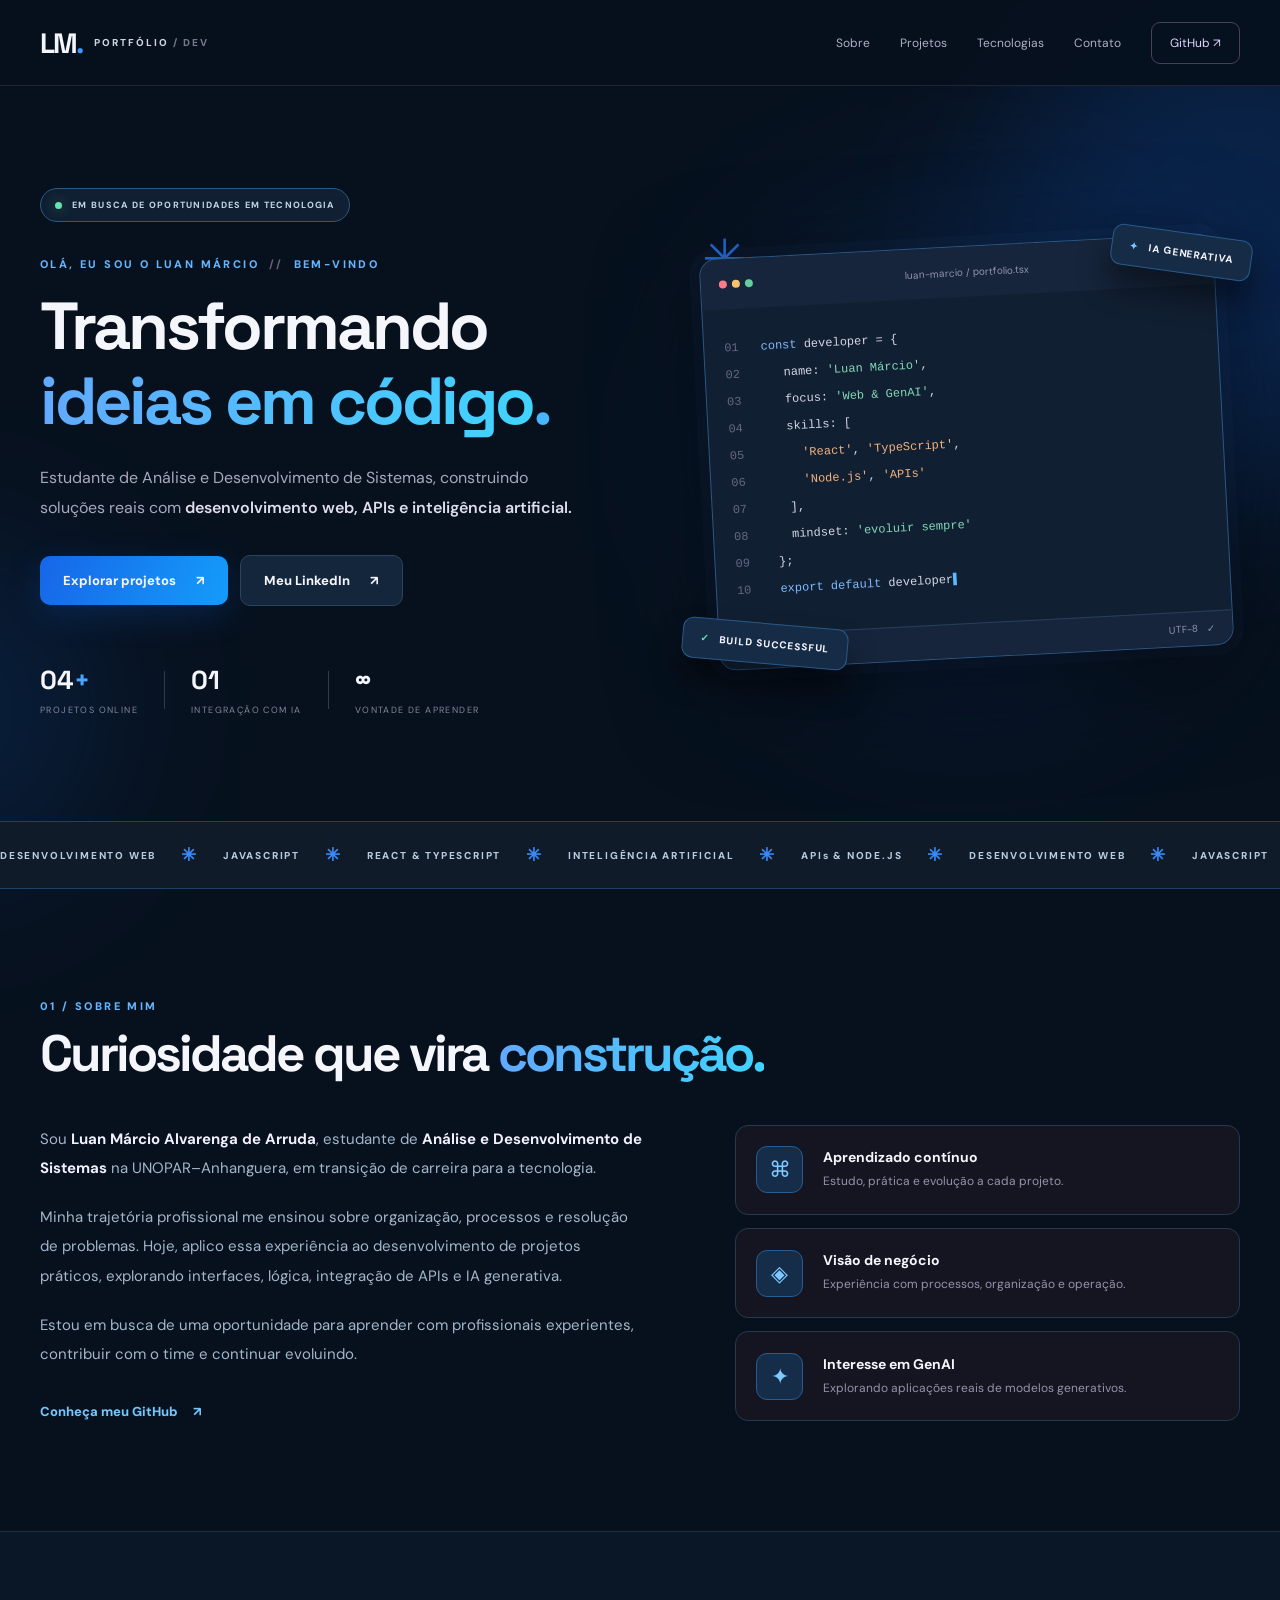
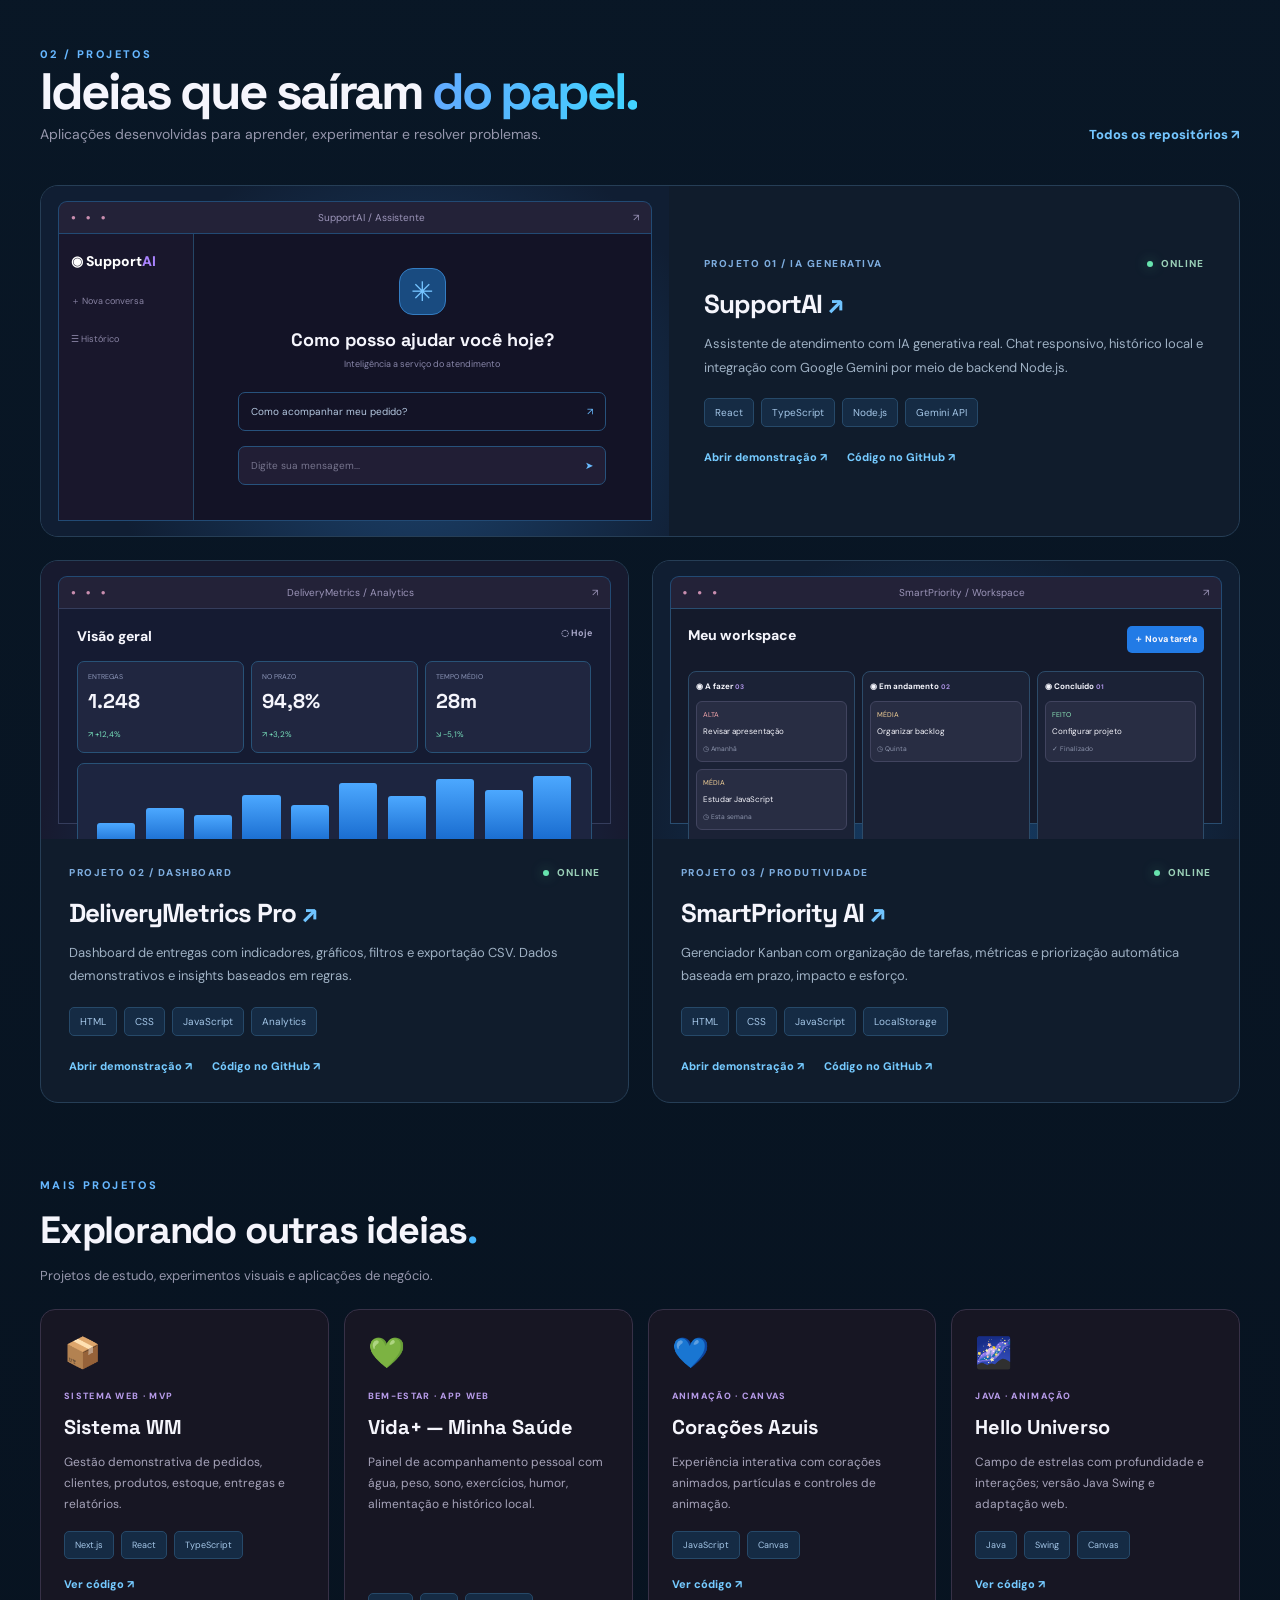
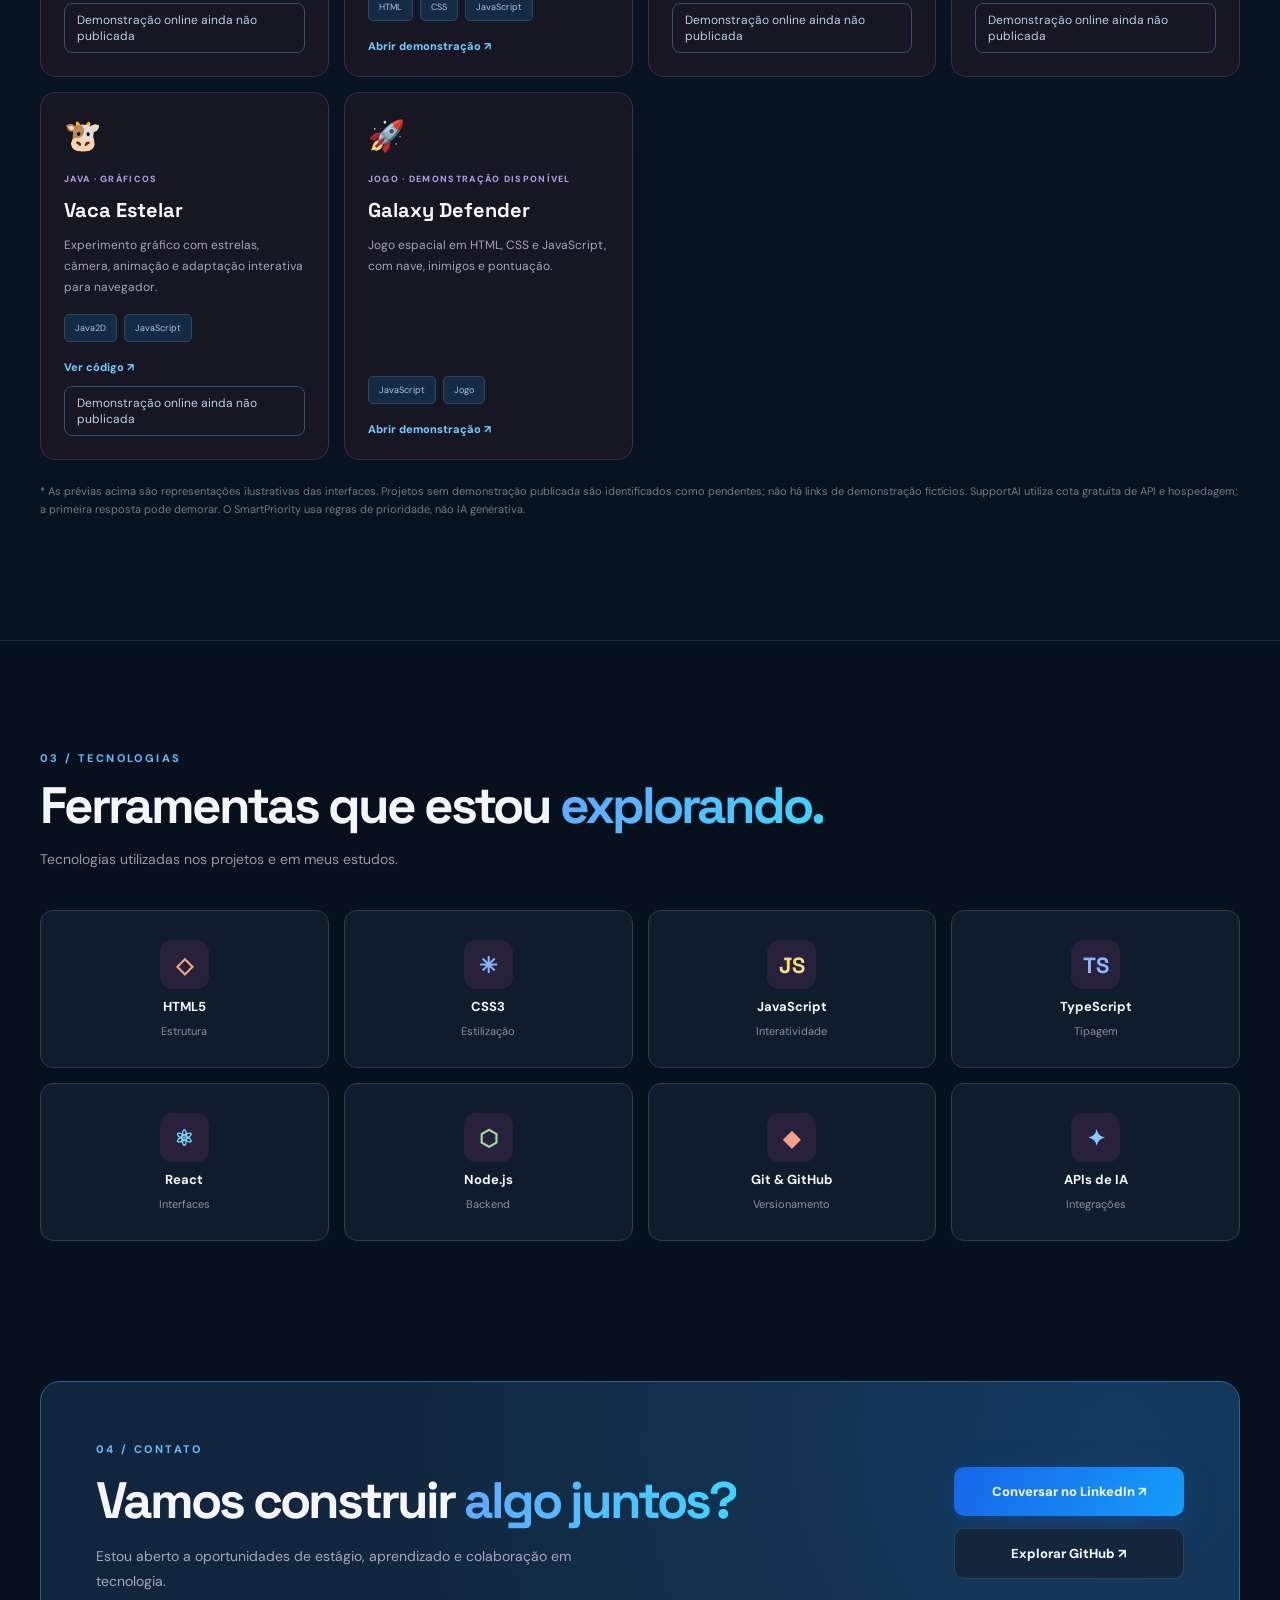
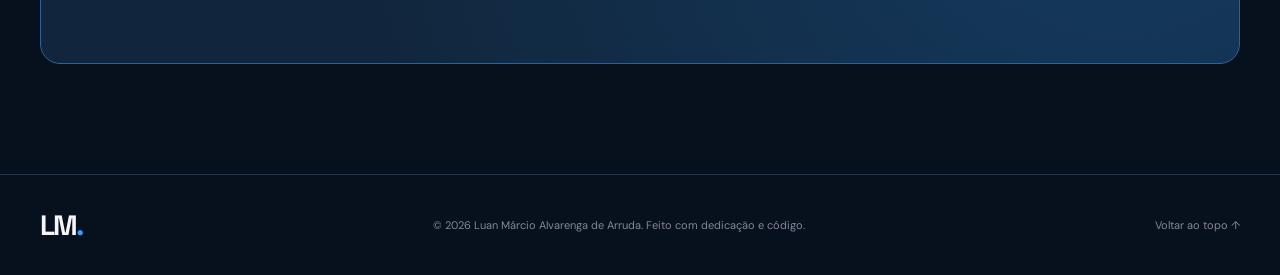
<file: index.html>
<!doctype html>
<html lang="pt-BR">
<head>
<meta charset="UTF-8"><meta name="viewport" content="width=device-width, initial-scale=1">
<meta name="theme-color" content="#090a10">
<meta name="description" content="Portfólio de Luan Márcio Alvarenga de Arruda — estudante de Análise e Desenvolvimento de Sistemas. Projetos em React, JavaScript, TypeScript e IA generativa.">
<meta property="og:title" content="Luan Márcio | Desenvolvedor em formação">
<meta property="og:description" content="Conheça meus projetos de desenvolvimento web, dashboards e IA generativa.">
<title>Luan Márcio | Portfólio de Tecnologia</title>
<link rel="preconnect" href="https://fonts.googleapis.com">
<link rel="preconnect" href="https://fonts.gstatic.com" crossorigin>
<link href="https://fonts.googleapis.com/css2?family=DM+Sans:wght@400;500;600;700;800&family=Space+Grotesk:wght@400;500;600;700&display=swap" rel="stylesheet">
<link rel="stylesheet" href="./styles.css">
</head>
<body>
<div class="ambient ambient-one" aria-hidden="true"></div><div class="ambient ambient-two" aria-hidden="true"></div>
<header class="site-header"><div class="container nav">
<a class="logo" href="#inicio" aria-label="Ir ao início"><span class="logo-mark">LM<span>.</span></span><span class="logo-label">PORTFÓLIO<span> / DEV</span></span></a>
<button class="mobile-menu" id="menuToggle" aria-expanded="false" aria-controls="navLinks" aria-label="Abrir menu">☰</button>
<nav id="navLinks" aria-label="Navegação principal">
<a href="#sobre">Sobre</a><a href="#projetos">Projetos</a><a href="#habilidades">Tecnologias</a><a href="#contato">Contato</a>
<a class="nav-github" href="https://github.com/luanmarcioalvarenga-DevCp" target="_blank" rel="noopener noreferrer">GitHub ↗</a>
</nav></div></header>
<main>
<section class="hero container" id="inicio">
<div class="hero-copy reveal">
<div class="available"><span class="live-dot"></span> EM BUSCA DE OPORTUNIDADES EM TECNOLOGIA</div>
<p class="eyebrow">OLÁ, EU SOU O LUAN MÁRCIO <span class="slash">//</span> BEM-VINDO</p>
<h1>Transformando<br><span class="gradient-text">ideias em código</span><span class="period">.</span></h1>
<p class="hero-sub">Estudante de Análise e Desenvolvimento de Sistemas, construindo soluções reais com <strong>desenvolvimento web, APIs e inteligência artificial.</strong></p>
<div class="hero-actions"><a class="btn btn-primary" href="#projetos">Explorar projetos <span>↗</span></a><a class="btn btn-outline" href="https://www.linkedin.com/in/luan-marcio-alvarenga-12450742b/" target="_blank" rel="noopener noreferrer">Meu LinkedIn <span>↗</span></a></div>
<div class="hero-bottom"><div class="mini-stat"><strong>04<span>+</span></strong><small>PROJETOS ONLINE</small></div><div class="stat-divider"></div><div class="mini-stat"><strong>01</strong><small>INTEGRAÇÃO COM IA</small></div><div class="stat-divider"></div><div class="mini-stat"><strong>∞</strong><small>VONTADE DE APRENDER</small></div></div>
</div>
<div class="hero-visual reveal" aria-label="Ilustração de editor de código">
<div class="visual-glow"></div>
<div class="floating-chip chip-one"><span>✦</span> IA GENERATIVA</div>
<div class="code-window"><div class="window-bar"><span class="dots"><i></i><i></i><i></i></span><span>luan-marcio / portfolio.tsx</span><span class="window-icon">⌘</span></div><div class="code-lines"><div><span class="line-no">01</span><span class="code-purple">const</span> developer = {</div><div><span class="line-no">02</span> &nbsp; name: <span class="code-green">'Luan Márcio'</span>,</div><div><span class="line-no">03</span> &nbsp; focus: <span class="code-green">'Web & GenAI'</span>,</div><div><span class="line-no">04</span> &nbsp; skills: [</div><div><span class="line-no">05</span> &nbsp; &nbsp; <span class="code-orange">'React'</span>, <span class="code-orange">'TypeScript'</span>,</div><div><span class="line-no">06</span> &nbsp; &nbsp; <span class="code-orange">'Node.js'</span>, <span class="code-orange">'APIs'</span></div><div><span class="line-no">07</span> &nbsp; ],</div><div><span class="line-no">08</span> &nbsp; mindset: <span class="code-green">'evoluir sempre'</span></div><div><span class="line-no">09</span> };</div><div><span class="line-no">10</span> <span class="code-purple">export default</span> developer<span class="cursor">▌</span></div></div><div class="window-bottom"><span>● TypeScript</span><span>UTF-8 &nbsp; ✓</span></div></div>
<div class="floating-chip chip-two"><span>✓</span> BUILD SUCCESSFUL</div>
<div class="orbit-icon">✳</div>
</div>
</section>
<div class="ticker" aria-label="Áreas de atuação"><div class="ticker-inner"><span>DESENVOLVIMENTO WEB</span><b>✳</b><span>JAVASCRIPT</span><b>✳</b><span>REACT & TYPESCRIPT</span><b>✳</b><span>INTELIGÊNCIA ARTIFICIAL</span><b>✳</b><span>APIs & NODE.JS</span><b>✳</b><span>DESENVOLVIMENTO WEB</span><b>✳</b><span>JAVASCRIPT</span><b>✳</b></div></div>
<section class="section container about-section" id="sobre"><div class="section-heading reveal"><span class="section-index">01 / SOBRE MIM</span><h2>Curiosidade que vira <span class="gradient-text">construção.</span></h2></div><div class="about-layout"><div class="about-text reveal"><p>Sou <strong>Luan Márcio Alvarenga de Arruda</strong>, estudante de <strong>Análise e Desenvolvimento de Sistemas</strong> na UNOPAR–Anhanguera, em transição de carreira para a tecnologia.</p><p>Minha trajetória profissional me ensinou sobre organização, processos e resolução de problemas. Hoje, aplico essa experiência ao desenvolvimento de projetos práticos, explorando interfaces, lógica, integração de APIs e IA generativa.</p><p>Estou em busca de uma oportunidade para aprender com profissionais experientes, contribuir com o time e continuar evoluindo.</p><a class="text-link" href="https://github.com/luanmarcioalvarenga-DevCp" target="_blank" rel="noopener noreferrer">Conheça meu GitHub <span>↗</span></a></div><div class="about-cards reveal"><div class="about-card"><span class="card-icon">⌘</span><div><strong>Aprendizado contínuo</strong><small>Estudo, prática e evolução a cada projeto.</small></div></div><div class="about-card"><span class="card-icon">◈</span><div><strong>Visão de negócio</strong><small>Experiência com processos, organização e operação.</small></div></div><div class="about-card"><span class="card-icon">✦</span><div><strong>Interesse em GenAI</strong><small>Explorando aplicações reais de modelos generativos.</small></div></div></div></div></section>
<section class="section projects-section" id="projetos"><div class="container"><div class="section-heading projects-heading reveal"><div><span class="section-index">02 / PROJETOS</span><h2>Ideias que saíram <span class="gradient-text">do papel.</span></h2><p>Aplicações desenvolvidas para aprender, experimentar e resolver problemas.</p></div><a class="text-link" href="https://github.com/luanmarcioalvarenga-DevCp?tab=repositories" target="_blank" rel="noopener noreferrer">Todos os repositórios ↗</a></div>
<div class="projects-grid">
<article class="project-card project-featured reveal"><div class="project-preview support-preview"><div class="preview-bar"><span class="preview-dots">● ● ●</span><span>SupportAI / Assistente</span><span>↗</span></div><div class="support-demo"><div class="demo-side"><span class="demo-brand">◉ Support<span>AI</span></span><span>＋ Nova conversa</span><span>☰ Histórico</span></div><div class="demo-chat"><div class="demo-ai-icon">✳</div><strong>Como posso ajudar você hoje?</strong><small>Inteligência a serviço do atendimento</small><div class="demo-prompt">Como acompanhar meu pedido? <span>↗</span></div><div class="demo-input">Digite sua mensagem... <span>➤</span></div></div></div></div><div class="project-body"><div class="project-top"><span class="project-type">PROJETO 01 / IA GENERATIVA</span><span class="status"><i></i> ONLINE</span></div><h3>SupportAI <span>↗</span></h3><p>Assistente de atendimento com IA generativa real. Chat responsivo, histórico local e integração com Google Gemini por meio de backend Node.js.</p><div class="tags"><span>React</span><span>TypeScript</span><span>Node.js</span><span>Gemini API</span></div><div class="project-links"><a href="https://supportai-ewfi.onrender.com" target="_blank" rel="noopener noreferrer">Abrir demonstração ↗</a><a href="https://github.com/luanmarcioalvarenga-DevCp/supportai" target="_blank" rel="noopener noreferrer">Código no GitHub ↗</a></div></div></article>
<article class="project-card reveal"><div class="project-preview metrics-preview"><div class="preview-bar"><span class="preview-dots">● ● ●</span><span>DeliveryMetrics / Analytics</span><span>↗</span></div><div class="metrics-demo"><div class="metrics-title">Visão geral <span>◌ Hoje</span></div><div class="metric-boxes"><div><small>ENTREGAS</small><strong>1.248</strong><span>↗ +12,4%</span></div><div><small>NO PRAZO</small><strong>94,8%</strong><span>↗ +3,2%</span></div><div><small>TEMPO MÉDIO</small><strong>28m</strong><span>↘ -5,1%</span></div></div><div class="chart-demo"><div class="chart-line"></div><div class="chart-bars"><i style="height:35%"></i><i style="height:55%"></i><i style="height:45%"></i><i style="height:73%"></i><i style="height:60%"></i><i style="height:90%"></i><i style="height:72%"></i><i style="height:95%"></i><i style="height:80%"></i><i style="height:100%"></i></div></div></div></div><div class="project-body"><div class="project-top"><span class="project-type">PROJETO 02 / DASHBOARD</span><span class="status"><i></i> ONLINE</span></div><h3>DeliveryMetrics Pro <span>↗</span></h3><p>Dashboard de entregas com indicadores, gráficos, filtros e exportação CSV. Dados demonstrativos e insights baseados em regras.</p><div class="tags"><span>HTML</span><span>CSS</span><span>JavaScript</span><span>Analytics</span></div><div class="project-links"><a href="https://luanmarcioalvarenga-devcp.github.io/deliverymetrics-pro/" target="_blank" rel="noopener noreferrer">Abrir demonstração ↗</a><a href="https://github.com/luanmarcioalvarenga-DevCp/deliverymetrics-pro" target="_blank" rel="noopener noreferrer">Código no GitHub ↗</a></div></div></article>
<article class="project-card reveal"><div class="project-preview priority-preview"><div class="preview-bar"><span class="preview-dots">● ● ●</span><span>SmartPriority / Workspace</span><span>↗</span></div><div class="priority-demo"><div class="priority-heading">Meu workspace <span>＋ Nova tarefa</span></div><div class="priority-columns"><div><strong>◉ A fazer <small>03</small></strong><span class="task-demo"><i>ALTA</i> Revisar apresentação<small>◷ Amanhã</small></span><span class="task-demo"><i class="yellow">MÉDIA</i> Estudar JavaScript<small>◷ Esta semana</small></span></div><div><strong>◉ Em andamento <small>02</small></strong><span class="task-demo"><i class="yellow">MÉDIA</i> Organizar backlog<small>◷ Quinta</small></span></div><div><strong>◉ Concluído <small>01</small></strong><span class="task-demo"><i class="green">FEITO</i> Configurar projeto<small>✓ Finalizado</small></span></div></div></div></div><div class="project-body"><div class="project-top"><span class="project-type">PROJETO 03 / PRODUTIVIDADE</span><span class="status"><i></i> ONLINE</span></div><h3>SmartPriority AI <span>↗</span></h3><p>Gerenciador Kanban com organização de tarefas, métricas e priorização automática baseada em prazo, impacto e esforço.</p><div class="tags"><span>HTML</span><span>CSS</span><span>JavaScript</span><span>LocalStorage</span></div><div class="project-links"><a href="https://luanmarcioalvarenga-devcp.github.io/smartpriority-ai/" target="_blank" rel="noopener noreferrer">Abrir demonstração ↗</a><a href="https://github.com/luanmarcioalvarenga-DevCp/smartpriority-ai" target="_blank" rel="noopener noreferrer">Código no GitHub ↗</a></div></div></article>
</div>
<div class="more-heading reveal"><div><span class="section-index">MAIS PROJETOS</span><h3>Explorando outras ideias<span class="period">.</span></h3><p>Projetos de estudo, experimentos visuais e aplicações de negócio.</p></div></div>
<div class="more-grid">
<article class="more-card reveal"><div class="more-icon">📦</div><span class="more-type">SISTEMA WEB · MVP</span><h4>Sistema WM</h4><p>Gestão demonstrativa de pedidos, clientes, produtos, estoque, entregas e relatórios.</p><div class="tags"><span>Next.js</span><span>React</span><span>TypeScript</span></div><a href="https://github.com/luanmarcioalvarenga-DevCp/sistema-wm" target="_blank" rel="noopener noreferrer">Ver código ↗</a><span class="demo-pending">Demonstração online ainda não publicada</span></article>
<article class="more-card reveal"><div class="more-icon">💚</div><span class="more-type">BEM-ESTAR · APP WEB</span><h4>Vida+ — Minha Saúde</h4><p>Painel de acompanhamento pessoal com água, peso, sono, exercícios, humor, alimentação e histórico local.</p><div class="tags"><span>HTML</span><span>CSS</span><span>JavaScript</span></div><a href="./vida-saudavel/index.html" target="_blank" rel="noopener noreferrer">Abrir demonstração ↗</a></article>
<article class="more-card reveal"><div class="more-icon">💙</div><span class="more-type">ANIMAÇÃO · CANVAS</span><h4>Corações Azuis</h4><p>Experiência interativa com corações animados, partículas e controles de animação.</p><div class="tags"><span>JavaScript</span><span>Canvas</span></div><a href="https://github.com/luanmarcioalvarenga-DevCp/coracoes-azuis" target="_blank" rel="noopener noreferrer">Ver código ↗</a><span class="demo-pending">Demonstração online ainda não publicada</span></article>
<article class="more-card reveal"><div class="more-icon">🌌</div><span class="more-type">JAVA · ANIMAÇÃO</span><h4>Hello Universo</h4><p>Campo de estrelas com profundidade e interações; versão Java Swing e adaptação web.</p><div class="tags"><span>Java</span><span>Swing</span><span>Canvas</span></div><a href="https://github.com/luanmarcioalvarenga-DevCp/hello-universo" target="_blank" rel="noopener noreferrer">Ver código ↗</a><span class="demo-pending">Demonstração online ainda não publicada</span></article>
<article class="more-card reveal"><div class="more-icon">🐮</div><span class="more-type">JAVA · GRÁFICOS</span><h4>Vaca Estelar</h4><p>Experimento gráfico com estrelas, câmera, animação e adaptação interativa para navegador.</p><div class="tags"><span>Java2D</span><span>JavaScript</span></div><a href="https://github.com/luanmarcioalvarenga-DevCp/vaca-estelar" target="_blank" rel="noopener noreferrer">Ver código ↗</a><span class="demo-pending">Demonstração online ainda não publicada</span></article>

<article class="more-card reveal"><div class="more-icon">🚀</div><span class="more-type">JOGO · DEMONSTRAÇÃO DISPONÍVEL</span><h4>Galaxy Defender</h4><p>Jogo espacial em HTML, CSS e JavaScript, com nave, inimigos e pontuação.</p><div class="tags"><span>JavaScript</span><span>Jogo</span></div><a href="./galaxy-defender/index.html" target="_blank" rel="noopener noreferrer">Abrir demonstração ↗</a></article>
</div>
<p class="project-note">* As prévias acima são representações ilustrativas das interfaces. Projetos sem demonstração publicada são identificados como pendentes; não há links de demonstração fictícios. SupportAI utiliza cota gratuita de API e hospedagem; a primeira resposta pode demorar. O SmartPriority usa regras de prioridade, não IA generativa.</p></div></section>
<section class="section container skills-section" id="habilidades"><div class="section-heading reveal"><span class="section-index">03 / TECNOLOGIAS</span><h2>Ferramentas que estou <span class="gradient-text">explorando.</span></h2><p>Tecnologias utilizadas nos projetos e em meus estudos.</p></div><div class="skills-grid reveal"><div class="skill"><span class="skill-icon html">◇</span><strong>HTML5</strong><small>Estrutura</small></div><div class="skill"><span class="skill-icon css">✳</span><strong>CSS3</strong><small>Estilização</small></div><div class="skill"><span class="skill-icon js">JS</span><strong>JavaScript</strong><small>Interatividade</small></div><div class="skill"><span class="skill-icon ts">TS</span><strong>TypeScript</strong><small>Tipagem</small></div><div class="skill"><span class="skill-icon react">⚛</span><strong>React</strong><small>Interfaces</small></div><div class="skill"><span class="skill-icon node">⬡</span><strong>Node.js</strong><small>Backend</small></div><div class="skill"><span class="skill-icon git">◆</span><strong>Git & GitHub</strong><small>Versionamento</small></div><div class="skill"><span class="skill-icon ai">✦</span><strong>APIs de IA</strong><small>Integrações</small></div></div></section>
<section class="section contact-section" id="contato"><div class="container contact-box reveal"><div><span class="section-index">04 / CONTATO</span><h2>Vamos construir <span class="gradient-text">algo juntos?</span></h2><p>Estou aberto a oportunidades de estágio, aprendizado e colaboração em tecnologia.</p></div><div class="contact-actions"><a class="btn btn-primary" href="https://www.linkedin.com/in/luan-marcio-alvarenga-12450742b/" target="_blank" rel="noopener noreferrer">Conversar no LinkedIn ↗</a><a class="btn btn-outline" href="https://github.com/luanmarcioalvarenga-DevCp" target="_blank" rel="noopener noreferrer">Explorar GitHub ↗</a></div></div></section>
</main>
<footer class="footer"><div class="container footer-inner"><a class="logo" href="#inicio"><span class="logo-mark">LM<span>.</span></span></a><p>© <span id="year">2026</span> Luan Márcio Alvarenga de Arruda. Feito com dedicação e código.</p><a href="#inicio">Voltar ao topo ↑</a></div></footer>
<script src="./app.js" defer></script>
</body></html>
</file>
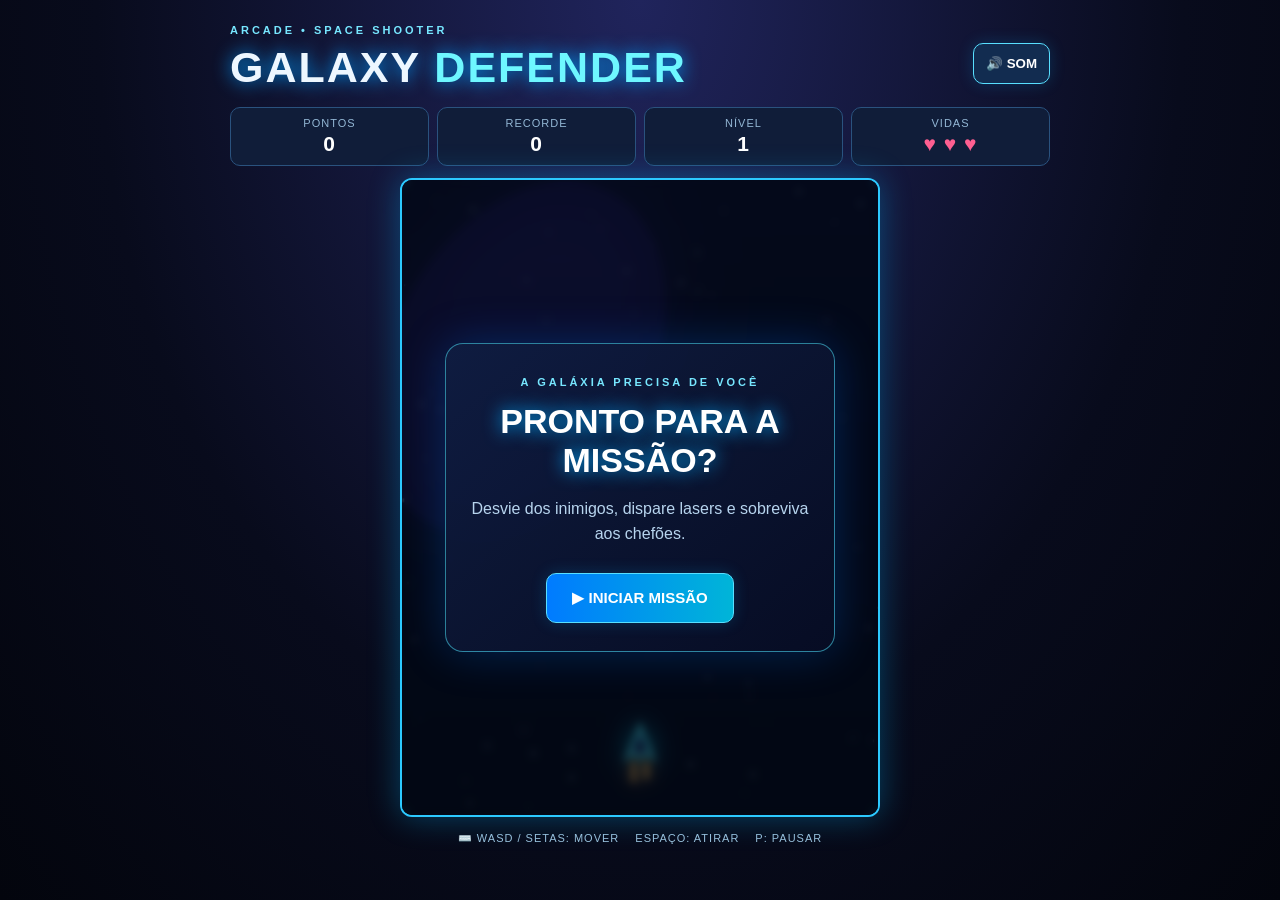
<file: galaxy-defender/index.html>
<!DOCTYPE html>
<html lang="pt-BR">
<head>
  <meta charset="UTF-8">
  <meta name="viewport" content="width=device-width, initial-scale=1.0">
  <title>Galaxy Defender</title>
  <link rel="stylesheet" href="style.css">
</head>
<body>
  <main class="shell">
    <header><div><span class="eyebrow">ARCADE • SPACE SHOOTER</span><h1>GALAXY <em>DEFENDER</em></h1></div><button id="soundBtn" aria-label="Ativar ou desativar som">🔊 SOM</button></header>
    <section class="hud" aria-label="Placar"><div>PONTOS <strong id="score">0</strong></div><div>RECORDE <strong id="best">0</strong></div><div>NÍVEL <strong id="level">1</strong></div><div>VIDAS <strong id="lives">♥ ♥ ♥</strong></div></section>
    <div class="arena"><canvas id="game" width="480" height="640" aria-label="Área do jogo espacial"></canvas><div id="overlay" class="overlay"><div class="panel"><span class="eyebrow">A GALÁXIA PRECISA DE VOCÊ</span><h2 id="overlayTitle">PRONTO PARA A MISSÃO?</h2><p id="overlayText">Desvie dos inimigos, dispare lasers e sobreviva aos chefões.</p><button id="startBtn">▶ INICIAR MISSÃO</button></div></div></div>
    <footer><span>⌨️ WASD / SETAS: MOVER</span><span>ESPAÇO: ATIRAR</span><span>P: PAUSAR</span></footer>
    <div class="mobile-controls" aria-label="Controles para toque"><button data-move="left">◀</button><button data-move="up">▲</button><button data-move="down">▼</button><button data-move="right">▶</button><button id="fireBtn">⚡ ATIRAR</button></div>
  </main>
  <script src="script.js"></script>
</body>
</html>
</file>
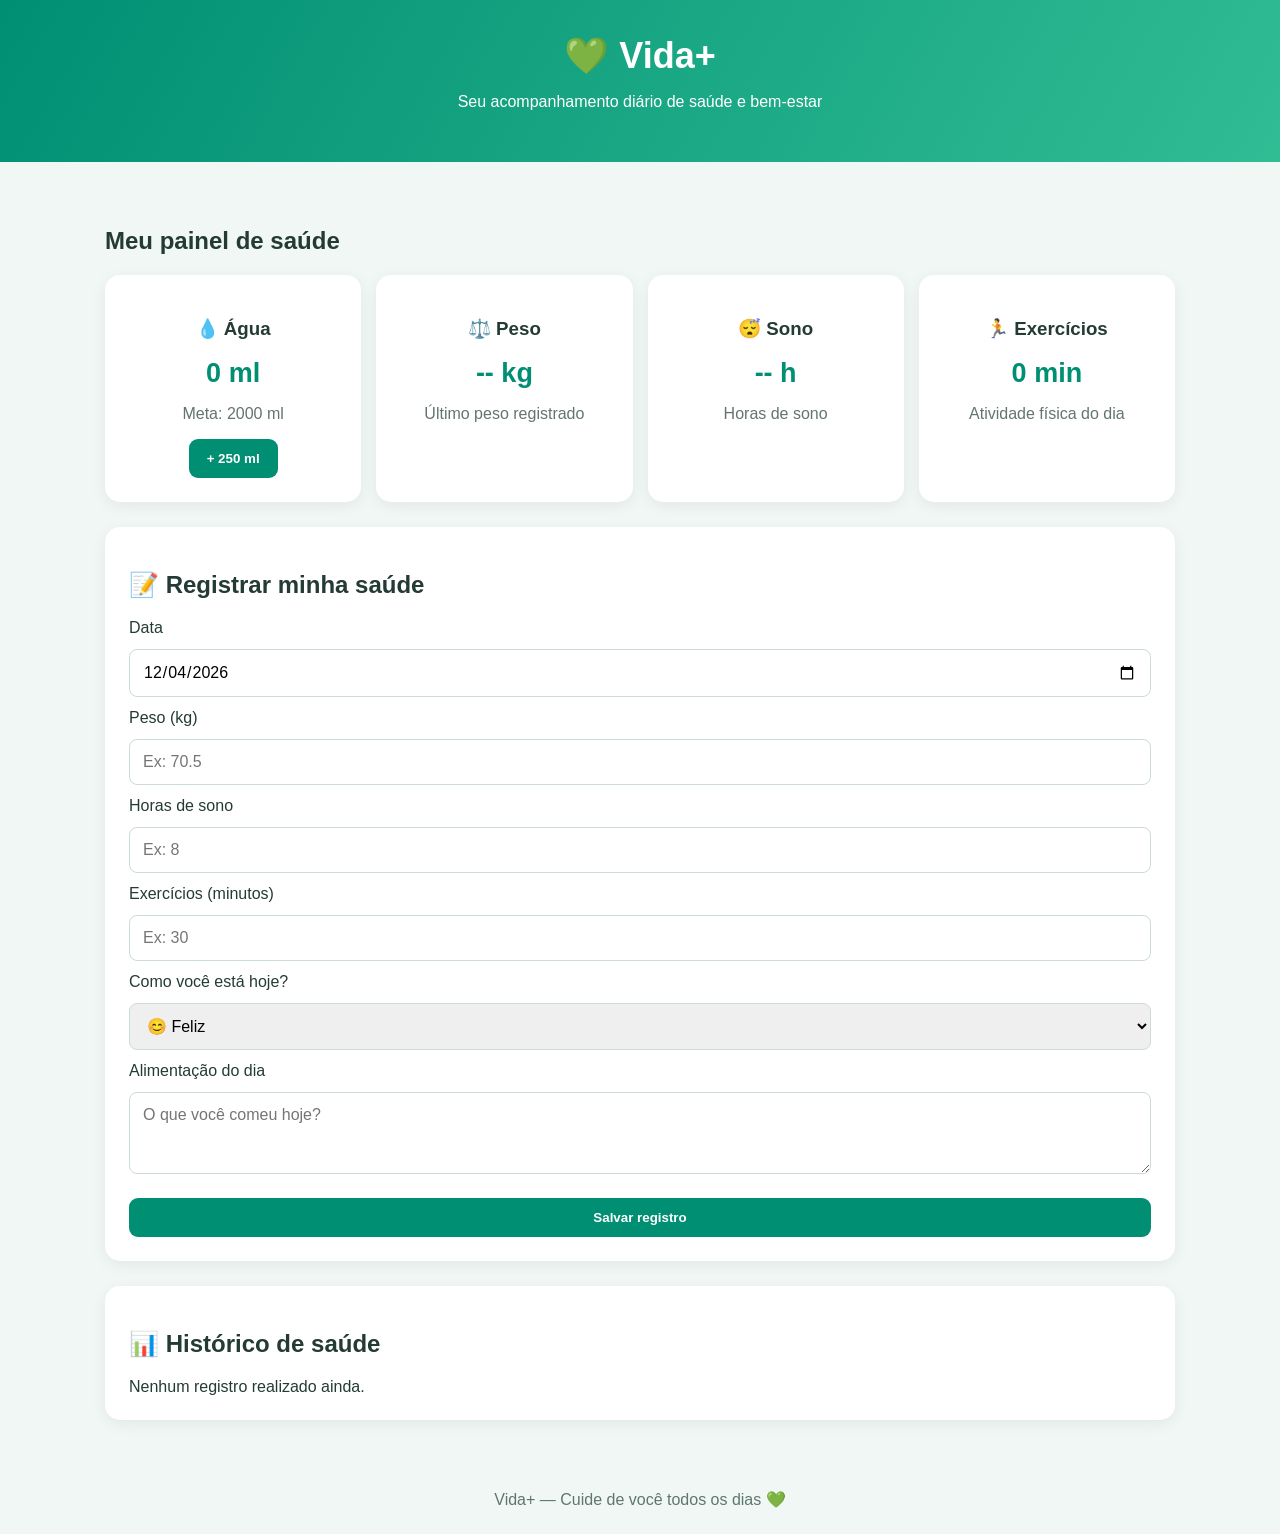
<file: vida-saudavel/index.html>
<!DOCTYPE html>
<html lang="pt-BR">
<head>
  <meta charset="UTF-8">
  <meta name="viewport" content="width=device-width, initial-scale=1">
  <title>Vida+ | Minha Saúde</title>
  <link rel="stylesheet" href="style.css">
</head>
<body>
  <header>
    <h1>💚 Vida+</h1>
    <p>Seu acompanhamento diário de saúde e bem-estar</p>
  </header>

  <main>
    <h2>Meu painel de saúde</h2>

    <section class="cards">
      <article class="card">
        <h3>💧 Água</h3>
        <strong id="aguaTotal">0 ml</strong>
        <p>Meta: 2000 ml</p>
        <button onclick="adicionarAgua()">+ 250 ml</button>
      </article>

      <article class="card">
        <h3>⚖️ Peso</h3>
        <strong id="pesoAtual">-- kg</strong>
        <p>Último peso registrado</p>
      </article>

      <article class="card">
        <h3>😴 Sono</h3>
        <strong id="sonoAtual">-- h</strong>
        <p>Horas de sono</p>
      </article>

      <article class="card">
        <h3>🏃 Exercícios</h3>
        <strong id="exercicioAtual">0 min</strong>
        <p>Atividade física do dia</p>
      </article>
    </section>

    <section class="formulario">
      <h2>📝 Registrar minha saúde</h2>

      <form id="formSaude">
        <label for="data">Data</label>
        <input type="date" id="data" required>

        <label for="peso">Peso (kg)</label>
        <input type="number" id="peso" min="1"
          max="500" step="0.1" placeholder="Ex: 70.5">

        <label for="sono">Horas de sono</label>
        <input type="number" id="sono" min="0"
          max="24" step="0.5" placeholder="Ex: 8">

        <label for="exercicio">Exercícios (minutos)</label>
        <input type="number" id="exercicio" min="0"
          max="1440" placeholder="Ex: 30">

        <label for="humor">Como você está hoje?</label>
        <select id="humor">
          <option value="Feliz">😊 Feliz</option>
          <option value="Normal">😐 Normal</option>
          <option value="Cansado">😴 Cansado</option>
          <option value="Triste">😔 Triste</option>
        </select>

        <label for="alimentacao">Alimentação do dia</label>
        <textarea id="alimentacao" rows="3"
          placeholder="O que você comeu hoje?"></textarea>

        <button type="submit">Salvar registro</button>
      </form>
    </section>

    <section class="historico">
      <h2>📊 Histórico de saúde</h2>
      <div id="listaHistorico"></div>
    </section>
  </main>

  <footer>
    Vida+ — Cuide de você todos os dias 💚
  </footer>

  <script src="script.js"></script>
</body>
</html>
</file>
<file: styles.css>
:root{--bg:#07111e;--panel:#0e1c2e;--panel2:#13243a;--text:#f5f5fc;--muted:#9697ad;--line:#292b3b;--purple:#328cff;--pink:#38c6ff;--green:#67e3ad;font-family:'DM Sans',sans-serif;color:var(--text);background:var(--bg);scroll-behavior:smooth}*{box-sizing:border-box}body{margin:0;overflow-x:hidden}a{color:inherit;text-decoration:none}button{font:inherit;cursor:pointer}a:focus-visible,button:focus-visible{outline:2px solid var(--purple);outline-offset:4px}.container{max-width:1200px;width:calc(100% - 64px);margin:auto}.ambient{position:absolute;z-index:-1;pointer-events:none;filter:blur(80px);opacity:.25;border-radius:50%}.ambient-one{width:480px;height:480px;top:0;right:-200px;background:#1358c5}.ambient-two{width:320px;height:320px;top:550px;left:-220px;background:#104995}.site-header{height:86px;border-bottom:1px solid #222333;position:sticky;top:0;z-index:30;background:#07111ee8;backdrop-filter:blur(18px)}.nav,.logo,.site-header nav,.hero-actions,.hero-bottom,.section-heading,.project-top,.project-links,.footer-inner{display:flex;align-items:center}.nav{height:100%;justify-content:space-between}.logo{gap:12px}.logo-mark{font:700 28px 'Space Grotesk';letter-spacing:-2px}.logo-mark span{color:var(--purple)}.logo-label{font-size:10px;font-weight:800;letter-spacing:2px;color:#d2d2e5}.logo-label span{color:#77788f}.site-header nav{gap:30px;font-size:12px;color:#b0b0c4}.site-header nav a:hover,.text-link:hover{color:#8ad6ff}.nav-github{border:1px solid #4a405d;border-radius:9px;padding:12px 18px;color:#e2d5ff!important}.mobile-menu{display:none;border:0;background:transparent;color:white;font-size:24px}.hero{min-height:695px;padding-top:102px;padding-bottom:105px;display:grid;grid-template-columns:1.1fr 1fr;align-items:center;gap:50px}.available{display:inline-flex;align-items:center;gap:10px;padding:10px 14px;border:1px solid #27415e;background:#101f32;border-radius:99px;color:#bfd3e6;font-size:9px;letter-spacing:1.3px;font-weight:800}.live-dot,.status i{display:inline-block;background:var(--green);width:7px;height:7px;border-radius:50%;box-shadow:0 0 13px #67e3ad70}.eyebrow,.section-index{font-size:11px;letter-spacing:2.4px;color:#66b7ff;font-weight:800}.eyebrow{margin:35px 0 18px}.slash{color:#6b607d;margin:0 5px}.hero h1,.section-heading h2,.contact-box h2{font-family:'Space Grotesk',sans-serif;letter-spacing:-3px;line-height:1.12}.hero h1{font-size:clamp(44px,5.2vw,74px);margin:0}.gradient-text{background:linear-gradient(95deg,#53a7ff,#33d0ff);background-clip:text;-webkit-background-clip:text;color:transparent}.period{color:#46b6ff}.hero-sub{max-width:550px;color:#a8a8bd;font-size:16px;line-height:1.85;margin:25px 0 33px}.hero-sub strong{color:#e0deec;font-weight:600}.hero-actions{gap:12px;flex-wrap:wrap}.btn{display:inline-flex;align-items:center;justify-content:center;gap:20px;font-size:13px;font-weight:800;border-radius:10px;padding:16px 23px;transition:transform .2s,background .2s}.btn:hover{transform:translateY(-3px)}.btn-primary{background:linear-gradient(110deg,#1766e8,#149cfa);box-shadow:0 10px 35px #126bea33}.btn-outline{border:1px solid #29445c;background:#14263b}.hero-bottom{margin-top:57px;gap:26px}.mini-stat strong{font:700 26px 'Space Grotesk';display:block}.mini-stat strong span{color:#49a7ff}.mini-stat small{display:block;font-size:9px;letter-spacing:1.4px;color:#85859c;margin-top:7px}.stat-divider{height:38px;width:1px;background:#393749}.hero-visual{min-height:480px;position:relative;display:grid;place-items:center}.visual-glow{position:absolute;width:390px;height:390px;border-radius:50%;background:#1451a9;filter:blur(100px);opacity:.45}.code-window{width:100%;max-width:515px;z-index:2;background:#111f32;border:1px solid #2a5785;border-radius:17px;box-shadow:0 25px 100px #0008,0 0 0 10px #65aaff08;transform:rotate(-3deg);overflow:hidden}.window-bar,.window-bottom{display:flex;justify-content:space-between;align-items:center;background:#16253b;padding:15px 18px;color:#9292ae;font-size:10px}.dots{display:flex;gap:5px}.dots i{width:8px;height:8px;border-radius:50%;background:#ff798a}.dots i:nth-child(2){background:#f3c46c}.dots i:nth-child(3){background:#65cda0}.window-icon{font-size:15px}.code-lines{padding:26px 20px 30px;font:12px/2.25 ui-monospace,SFMono-Regular,Consolas,monospace;color:#d6d6e8;white-space:nowrap}.line-no{color:#666782;margin-right:22px}.code-purple{color:#80baff}.code-green{color:#83d7b7}.code-orange{color:#f2b37e}.cursor{color:#5bb9ff;animation:blink 1s steps(2) infinite}.window-bottom{border-top:1px solid #25405c;padding:10px 18px}.window-bottom span:first-child{color:#62baff}.floating-chip{position:absolute;z-index:4;padding:13px 17px;background:#162b46;border:1px solid #285a8b;border-radius:11px;font-size:10px;letter-spacing:1px;font-weight:800;box-shadow:0 20px 30px #0007}.floating-chip span{color:#74c8ff;margin-right:7px}.chip-one{top:20px;right:-12px;transform:rotate(8deg)}.chip-two{bottom:28px;left:-10px;transform:rotate(5deg)}.chip-two span{color:var(--green)}.orbit-icon{position:absolute;top:12px;left:10px;font-size:54px;color:#2368d2}.ticker{overflow:hidden;background:#101b2a;border-block:1px solid #1b4268}.ticker-inner{max-width:1300px;margin:auto;display:flex;justify-content:space-between;align-items:center;gap:25px;padding:21px 0;white-space:nowrap;color:#b8ccdf;font-size:10px;font-weight:800;letter-spacing:1.8px}.ticker-inner b{font-size:18px;color:#398af5}.section{padding-top:110px;padding-bottom:110px;scroll-margin-top:75px}.section-heading{align-items:start;flex-direction:column;gap:12px;margin-bottom:42px}.section-heading h2,.contact-box h2{font-size:clamp(33px,4vw,52px);margin:0}.section-heading p{font-size:14px;color:var(--muted);margin:4px 0 0}.about-layout{display:grid;grid-template-columns:1.2fr 1fr;gap:90px}.about-text p{font-size:15px;color:#a3b7ca;line-height:1.95;margin:0 0 20px}.about-text strong{color:#f1effb}.text-link{display:inline-flex;align-items:center;gap:15px;color:#74c6ff;font-size:13px;font-weight:800;margin-top:14px}.about-cards{display:grid;gap:13px}.about-card{background:#151521;border:1px solid #26394e;border-radius:13px;padding:20px;display:flex;align-items:center;gap:20px}.card-icon{background:#162d49;border:1px solid #255c91;color:#7ccaff;display:grid;place-items:center;width:47px;height:47px;border-radius:11px;font-size:22px;flex-shrink:0}.about-card strong{display:block;font-size:14px}.about-card small{display:block;color:#9393ab;line-height:1.6;margin-top:6px;font-size:12px}.projects-section{background:linear-gradient(180deg,#091726,#07121f);border-block:1px solid #1c3045}.projects-heading{flex-direction:row;justify-content:space-between;align-items:end}.projects-heading .text-link{white-space:nowrap}.projects-grid{display:grid;grid-template-columns:1fr 1fr;gap:23px}.project-card{background:#101c2c;border:1px solid #263e56;border-radius:18px;overflow:hidden;transition:transform .25s,border-color .25s}.project-card:hover{transform:translateY(-6px);border-color:#378df1}.project-featured{grid-column:span 2;display:grid;grid-template-columns:1.1fr 1fr}.project-preview{height:278px;overflow:hidden;padding:15px 17px;background:#17172a}.project-featured .project-preview{height:auto;min-height:350px}.preview-bar{height:32px;background:#232238;border:1px solid #224a74;border-bottom:0;border-radius:9px 9px 0 0;display:flex;align-items:center;justify-content:space-between;padding:0 12px;color:#9c95b9;font-size:10px}.preview-dots{color:#c98eaf;letter-spacing:4px;font-size:8px}.support-preview{background:radial-gradient(circle at 60% 70%,#1c426c,#101e33 68%)}.support-demo{height:calc(100% - 32px);min-height:285px;background:#131326;border:1px solid #224a74;display:grid;grid-template-columns:135px 1fr}.demo-side{padding:18px 12px;background:#19172c;border-right:1px solid #254666;display:flex;flex-direction:column;gap:25px;color:#8984a4;font-size:9px}.demo-brand{font-size:14px;color:white;font-weight:800}.demo-brand span{color:#aa84ff}.demo-chat{padding:25px 24px;display:flex;align-items:center;flex-direction:column;justify-content:center;text-align:center}.demo-ai-icon{width:47px;height:47px;background:#194b80;border:1px solid #347dc2;color:#75c4ff;border-radius:14px;display:grid;place-items:center;font-size:27px;margin-bottom:13px}.demo-chat strong{font:700 18px 'Space Grotesk'}.demo-chat small{color:#8886a9;font-size:9px;margin-top:7px}.demo-prompt,.demo-input{border:1px solid #27527c;border-radius:7px;color:#b5c8e0;font-size:10px;padding:12px;margin-top:22px;width:90%;text-align:left}.demo-prompt span,.demo-input span{float:right;color:#69bbff}.demo-input{margin-top:15px;background:#211e35;color:#77758e}.project-body{padding:27px 28px 29px}.project-featured .project-body{display:flex;flex-direction:column;justify-content:center;padding:35px}.project-top{justify-content:space-between;gap:10px}.project-type{font-size:10px;letter-spacing:1.5px;color:#7eaddf;font-weight:800}.status{color:#9acfb7;font-size:10px;font-weight:800;letter-spacing:1px}.status i{width:6px;height:6px;margin-right:5px}.project-body h3{font:700 26px 'Space Grotesk';letter-spacing:-1px;margin:17px 0 11px}.project-body h3 span{color:#70c4ff}.project-body p{color:#9fb1c4;font-size:13px;line-height:1.8;margin:0 0 19px}.tags{display:flex;flex-wrap:wrap;gap:7px}.tags span{border:1px solid #264969;background:#152b44;color:#a5c7e8;border-radius:5px;font-size:10px;padding:7px 10px}.project-links{gap:20px;flex-wrap:wrap;margin-top:23px}.project-links a{color:#75caff;font-size:11px;font-weight:800}.project-links a:hover{text-decoration:underline}.metrics-preview{background:radial-gradient(circle at 50% 110%,#173c69,#171a2f 70%)}.metrics-demo{background:#151b32;border:1px solid #353d5c;height:calc(100% - 32px);padding:18px}.metrics-title,.priority-heading{font-size:14px;font-weight:800;display:flex;justify-content:space-between}.metrics-title span{font-size:9px;color:#a5a4c5}.metric-boxes{display:grid;grid-template-columns:repeat(3,1fr);gap:7px;margin-top:16px}.metric-boxes>div{background:#202640;border:1px solid #285277;border-radius:7px;padding:10px}.metric-boxes small{display:block;color:#8d97b9;font-size:7px}.metric-boxes strong{display:block;font:700 20px 'Space Grotesk';margin:7px 0}.metric-boxes span{font-size:8px;color:#77dfbb}.chart-demo{height:98px;background:#1d2540;border:1px solid #285277;border-radius:7px;margin-top:10px;padding:12px 18px;position:relative}.chart-bars{height:100%;display:flex;align-items:end;justify-content:space-around;gap:8px}.chart-bars i{width:8%;background:linear-gradient(#4ca8ff,#1264c9);border-radius:3px 3px 0 0}.priority-preview{background:radial-gradient(circle at 50% 100%,#163f6a,#101e32 75%)}.priority-demo{height:calc(100% - 32px);background:#141a2b;border:1px solid #294d70;padding:17px}.priority-heading span{font-size:9px;background:#227be6;padding:7px;border-radius:5px}.priority-columns{display:grid;grid-template-columns:repeat(3,1fr);gap:7px;margin-top:18px}.priority-columns>div{background:#1b2236;border:1px solid #2c4b69;border-radius:8px;padding:9px 7px;min-height:148px}.priority-columns strong{font-size:8px;display:block;margin-bottom:10px}.priority-columns strong small{color:#ae94e6}.task-demo{display:block;background:#282d43;border:1px solid #41445f;border-radius:6px;padding:8px 6px;font-size:8px;margin-bottom:7px}.task-demo i{font-size:7px;display:block;font-style:normal;color:#f3a5ac;margin-bottom:7px}.task-demo i.yellow{color:#f3d197}.task-demo i.green{color:#8ce5b9}.task-demo small{display:block;color:#8e96ae;margin-top:8px}.project-note{color:#77778f;font-size:11px;line-height:1.7;margin-top:22px}.skills-grid{display:grid;grid-template-columns:repeat(4,1fr);gap:15px}.skill{border:1px solid #263e56;border-radius:13px;background:#101c2b;min-height:158px;display:flex;align-items:center;justify-content:center;flex-direction:column;gap:9px;transition:transform .2s,border-color .2s}.skill:hover{transform:translateY(-4px);border-color:#3d91ea}.skill-icon{display:grid;place-items:center;width:49px;height:49px;border-radius:12px;background:#27213b;color:#80caff;font:700 22px 'Space Grotesk'}.skill-icon.html{color:#f6a77d}.skill-icon.css{color:#87b8ff}.skill-icon.js{color:#f8dd81}.skill-icon.ts{color:#8cb8ff}.skill-icon.react{color:#78d5f5}.skill-icon.node{color:#a0dc9a}.skill-icon.git{color:#f4a18c}.skill strong{font-size:13px}.skill small{color:#8e8da5;font-size:11px}.contact-section{padding-top:30px}.contact-box{border:1px solid #28649a;border-radius:20px;background:radial-gradient(circle at 90% 20%,#153b61,#11263c 70%);padding:55px;display:flex;justify-content:space-between;align-items:center;gap:30px}.contact-box h2{margin:14px 0}.contact-box p{color:#aaa4bf;max-width:520px;font-size:14px;line-height:1.8}.contact-actions{display:flex;flex-direction:column;gap:12px;min-width:230px}.footer{border-top:1px solid #20344b}.footer-inner{min-height:100px;justify-content:space-between;gap:20px}.footer p,.footer a:last-child{color:#85859a;font-size:11px}.reveal{opacity:0;transform:translateY(20px);transition:opacity .65s,transform .65s}.reveal.visible{opacity:1;transform:translateY(0)}@keyframes blink{50%{opacity:0}}@media(max-width:1000px){.hero{gap:25px}.code-lines{font-size:10px}.hero-bottom{gap:16px}.about-layout{gap:40px}.project-featured{grid-template-columns:1fr 1fr}.ticker-inner{min-width:1050px}}@media(max-width:760px){.container{width:calc(100% - 36px)}.site-header{height:70px}.mobile-menu{display:block}.site-header nav{display:none;position:absolute;top:69px;left:0;right:0;background:#101b2c;border-bottom:1px solid #3d3154;padding:20px;flex-direction:column;align-items:stretch;gap:0}.site-header nav.open{display:flex}.site-header nav a{padding:14px}.logo-label{font-size:9px}.hero{grid-template-columns:1fr;padding-top:70px;padding-bottom:65px;min-height:0}.hero h1{font-size:clamp(40px,10vw,63px)}.hero-sub{font-size:14px}.hero-visual{min-height:360px}.code-window{max-width:460px}.code-lines{font-size:11px}.chip-one{right:0}.chip-two{left:0}.hero-bottom{margin-top:42px}.section{padding-top:75px;padding-bottom:75px}.section-heading h2,.contact-box h2{letter-spacing:-1.6px}.about-layout,.projects-grid{grid-template-columns:1fr;gap:22px}.project-featured{grid-column:auto;display:block}.project-featured .project-preview{min-height:280px;height:310px}.projects-heading{align-items:start;flex-direction:column}.skills-grid{grid-template-columns:repeat(2,1fr)}.contact-box{padding:35px 25px;display:block}.contact-actions{margin-top:25px}.footer-inner{padding:20px 0;flex-wrap:wrap}.footer p{order:3;width:100%}}@media(max-width:420px){.hero-visual{min-height:300px}.code-window{transform:none}.code-lines{padding:16px 10px;font-size:9px}.line-no{margin-right:8px}.floating-chip{font-size:8px;padding:9px}.hero-bottom{gap:11px}.mini-stat strong{font-size:22px}.mini-stat small{font-size:7px}.hero-actions .btn{width:100%}.project-preview{height:238px;padding:10px}.project-featured .project-preview{height:270px;min-height:270px}.support-demo{grid-template-columns:95px 1fr;min-height:210px}.demo-side{padding:12px 7px;font-size:7px}.demo-chat{padding:15px 8px}.demo-chat strong{font-size:14px}.demo-prompt,.demo-input{width:100%;font-size:8px}.project-body,.project-featured .project-body{padding:24px 19px}.project-body h3{font-size:23px}.project-links{gap:12px}.metrics-demo{padding:10px}.metric-boxes strong{font-size:16px}.priority-demo{padding:9px}.priority-columns{gap:4px}.priority-columns>div{padding:6px 4px}.task-demo{font-size:7px}.section-heading h2{font-size:33px}}
@media(prefers-reduced-motion:reduce){*,*::before,*::after{scroll-behavior:auto!important;animation:none!important;transition:none!important}.reveal{opacity:1;transform:none}}

.more-heading{margin:70px 0 25px}.more-heading h3{font:700 clamp(27px,3vw,38px) 'Space Grotesk';letter-spacing:-1.2px;margin:12px 0}.more-heading p{color:var(--muted);font-size:13px}.more-grid{display:grid;grid-template-columns:repeat(4,minmax(0,1fr));gap:15px}.more-card{background:#171623;border:1px solid #373147;border-radius:15px;padding:23px;display:flex;flex-direction:column;align-items:start;min-height:330px;transition:border-color .2s,transform .2s}.more-card:hover{border-color:#9472c4;transform:translateY(-4px)}.more-icon{font-size:30px;margin-bottom:18px}.more-type{font-size:9px;letter-spacing:1.3px;color:#b79be9;font-weight:800}.more-card h4{font:700 20px 'Space Grotesk';margin:12px 0}.more-card p{font-size:12px;line-height:1.75;color:#a6a3b9;flex:1;margin:0 0 16px}.more-card .tags{margin-bottom:18px}.more-card .tags span{font-size:9px}.more-card a,.coming-soon{font-size:11px;font-weight:800;color:#75caff}.coming-soon{color:#a29aaf}@media(max-width:1000px){.more-grid{grid-template-columns:repeat(2,minmax(0,1fr))}}@media(max-width:550px){.more-grid{grid-template-columns:1fr}.more-card{min-height:0}.more-card p{flex:auto}}

/* Tema azul profissional — ajustes finais */
:root{--bg:#07111e;--panel:#0d2036;--panel2:#132a45;--purple:#389aff;--pink:#42d4ff;--line:#24415d}
.hero h1 .gradient-text,.section-heading .gradient-text,.contact-box .gradient-text{background:linear-gradient(95deg,#62a9ff,#40d4ff);-webkit-background-clip:text;background-clip:text;color:transparent}
.site-header{background:#07111eea}.available{border-color:#2a5a81}.nav-github:hover,.btn-outline:hover{background:#173b60}.project-card:hover{box-shadow:0 14px 40px #0064d01f}

.demo-pending{display:inline-block;margin-top:12px;padding:8px 12px;border:1px solid #355471;border-radius:8px;color:#b9cfe6;font-size:12px}
</file>
<file: galaxy-defender/style.css>
*{box-sizing:border-box}body{margin:0;min-height:100vh;background:radial-gradient(ellipse at 50% 0%,#20245c,#080b1c 60%,#03050d);color:#edf7ff;font-family:Segoe UI,Arial,sans-serif}.shell{max-width:860px;margin:auto;padding:20px}header{display:flex;justify-content:space-between;align-items:center;gap:15px}.eyebrow{font-size:11px;letter-spacing:3px;color:#77e7ff;font-weight:800}h1{font-size:clamp(25px,5vw,43px);margin:5px 0 15px;letter-spacing:2px;text-shadow:0 0 18px #009dff}h1 em{font-style:normal;color:#6ef7ff}button{cursor:pointer;border:1px solid #58dfff;background:#122c50;color:white;border-radius:10px;padding:12px;font-weight:800;box-shadow:0 0 16px #00aeff33}button:hover{background:#185c8d}.hud{display:grid;grid-template-columns:repeat(4,1fr);gap:8px;margin-bottom:12px}.hud>div{background:#101d39;border:1px solid #2a527e;border-radius:10px;padding:9px;text-align:center;font-size:11px;letter-spacing:1px;color:#93b7d5}.hud strong{display:block;font-size:21px;color:#fff;margin-top:3px}.hud #lives{color:#ff5f91}.arena{position:relative;max-width:480px;margin:auto;border:2px solid #2cc9ff;border-radius:12px;overflow:hidden;box-shadow:0 0 32px #00baff55;background:#020713}canvas{display:block;width:100%;height:auto;touch-action:none}.overlay{position:absolute;inset:0;display:grid;place-items:center;background:#030916b8;backdrop-filter:blur(4px);padding:20px;text-align:center}.overlay.hidden{display:none}.panel{border:1px solid #4be5ff88;background:linear-gradient(140deg,#101e42ed,#070d25ed);border-radius:18px;padding:28px 20px;max-width:390px;box-shadow:0 0 45px #006fff44}.panel h2{font-size:clamp(22px,5vw,34px);margin:12px 0;color:#fff;text-shadow:0 0 18px #00aaff}.panel p{color:#b7d4ee;line-height:1.6}.panel button{margin-top:10px;background:linear-gradient(90deg,#007bff,#00b5d8);font-size:15px;padding:15px 25px}footer{display:flex;justify-content:center;flex-wrap:wrap;gap:16px;color:#9bc1dc;font-size:11px;letter-spacing:1px;padding:15px}.mobile-controls{display:none;justify-content:center;gap:8px;flex-wrap:wrap}.mobile-controls button{min-width:56px;touch-action:none}@media(max-width:650px){.shell{padding:10px}.hud strong{font-size:16px}.hud>div{font-size:9px;padding:7px 2px}.mobile-controls{display:flex}footer{font-size:9px}}
</file>
<file: vida-saudavel/style.css>
* {
  box-sizing: border-box;
}

body {
  margin: 0;
  font-family: Arial, sans-serif;
  background: #f0f7f5;
  color: #243b35;
}

header {
  background: linear-gradient(120deg, #008f73, #30bd94);
  color: white;
  text-align: center;
  padding: 35px 15px;
}

header h1 {
  font-size: 36px;
  margin: 0;
}

main {
  max-width: 1100px;
  margin: 30px auto;
  padding: 15px;
}

.cards {
  display: grid;
  grid-template-columns: repeat(4, 1fr);
  gap: 15px;
}

.card, .formulario, .historico {
  background: white;
  padding: 24px;
  border-radius: 15px;
  box-shadow: 0 4px 15px #00000010;
}

.card {
  text-align: center;
}

.card strong {
  display: block;
  font-size: 27px;
  color: #008f73;
  margin: 15px 0;
}

.card p {
  color: #64746e;
}

button {
  background: #008f73;
  color: white;
  border: none;
  padding: 12px 18px;
  border-radius: 9px;
  cursor: pointer;
  font-weight: bold;
}

button:hover {
  background: #006b57;
}

.formulario, .historico {
  margin-top: 25px;
}

form {
  display: grid;
  gap: 12px;
}

input, select, textarea {
  width: 100%;
  padding: 13px;
  border: 1px solid #ccdcd5;
  border-radius: 8px;
  font: inherit;
}

form button {
  margin-top: 12px;
}

.registro {
  background: #f1faf6;
  padding: 15px;
  border-radius: 10px;
  margin: 10px 0;
}

.registro p {
  margin: 7px 0;
}

footer {
  text-align: center;
  padding: 25px;
  color: #60766c;
}

@media (max-width: 800px) {
  .cards {
    grid-template-columns: repeat(2, 1fr);
  }
}

@media (max-width: 480px) {
  .cards {
    grid-template-columns: 1fr;
  }
}
</file>
